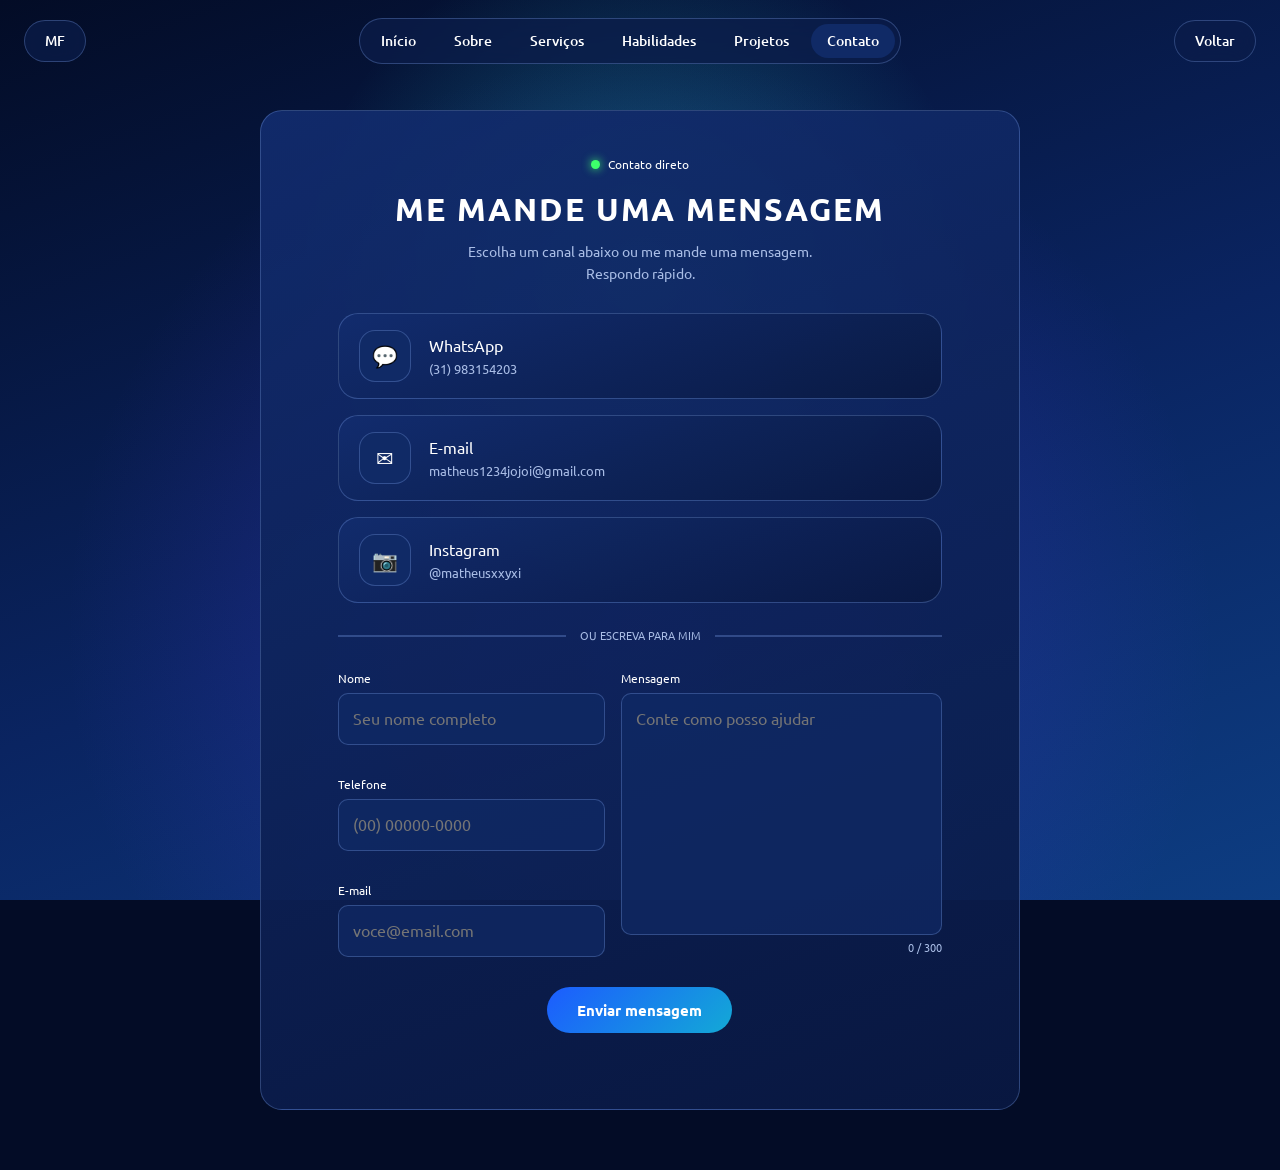
<file: contato.html>
<!DOCTYPE html>
<html lang="pt-BR">
<head>
<meta charset="UTF-8">
<meta name="viewport" content="width=device-width, initial-scale=1">
<title>Contato | Matheus Fernandes</title>
<link href="https://fonts.googleapis.com/css2?family=Ubuntu:wght@400;500;700&family=Playfair+Display&display=swap" rel="stylesheet">
<link rel="stylesheet" href="style.css">
</head>
<body>

<div class="scene" aria-hidden="true"></div>

<header class="nav">
  <a href="index.html" class="pill">MF</a>
  <ul class="pill">
    <li><a href="index.html#inicio">Início</a></li>
    <li><a href="index.html#sobre">Sobre</a></li>
    <li><a href="index.html#servicos">Serviços</a></li>
    <li><a href="index.html#habilidades">Habilidades</a></li>
    <li><a href="index.html#projetos">Projetos</a></li>
    <li><a href="contato.html" class="on">Contato</a></li>
  </ul>
  <a href="index.html" class="pill cta">Voltar</a>
</header>

<main class="glass contact">
  <div class="live"><i></i> Contato direto</div>
  <h1>Me mande uma mensagem</h1>
  <p>Escolha um canal abaixo ou me mande uma mensagem.<br>Respondo rápido.</p>

  
  <a class="glass channel" href="https://wa.me/5531983154203" target="_blank" rel="noopener"><span class="ic">💬</span><div>WhatsApp<small>(31) 983154203</small></div></a>
  <a class="glass channel" href="mailto:seuemail@exemplo.com"><span class="ic">✉️</span><div>E-mail<small>matheus1234jojoi@gmail.com</small></div></a>
  <a class="glass channel" href="https://www.instagram.com/matheusxxyxi/" target="_blank" rel="noopener"><span class="ic">📷</span><div>Instagram<small>@matheusxxyxi</small></div></a>

  <div class="or">OU ESCREVA PARA MIM</div>

  <form id="form" novalidate>
    <div class="col">
      <div>
        <label for="nome">Nome</label>
        <input id="nome" name="nome" maxlength="60" autocomplete="name" placeholder="Seu nome completo">
        <div class="err"></div>
      </div>
      <div>
        <label for="tel">Telefone</label>
        <input id="tel" name="tel" inputmode="numeric" maxlength="15" autocomplete="tel" placeholder="(00) 00000-0000">
        <div class="err"></div>
      </div>
      <div>
        <label for="email">E-mail</label>
        <input id="email" name="email" type="email" maxlength="80" autocomplete="email" placeholder="voce@email.com">
        <div class="err"></div>
      </div>
    </div>
    <div class="msgbox">
      <label for="msg">Mensagem</label>
      <textarea id="msg" name="msg" maxlength="300" placeholder="Conte como posso ajudar"></textarea>
      <div class="count" id="count">0 / 300</div>
      <div class="err"></div>
    </div>
    <button class="btn send" type="submit">Enviar mensagem</button>
    <div id="status" role="status"></div>
  </form>
</main>

<script src="script.js"></script>
</body>
</html>
</file>
<file: style.css>
:root{
  --bg:#030c26; --card:#0b1d4a; --card2:#102a66; --line:rgba(140,180,255,.28);
  --text:#ffffff; --muted:#a9bde6; --cyan:#2ee6f0; --green:#3dff6b;
  --sans:'Ubuntu','Segoe UI',system-ui,sans-serif;
  --serif:'Playfair Display',Georgia,serif;
}
*{box-sizing:border-box;margin:0;padding:0}
html{scroll-behavior:smooth}
body{background:var(--bg);color:var(--text);font-family:var(--sans);line-height:1.6;overflow-x:hidden}
a{color:inherit;text-decoration:none}
:focus-visible{outline:2px solid var(--cyan);outline-offset:3px}


.scene{position:fixed;inset:0;z-index:-1;pointer-events:none;
  background:
    radial-gradient(520px circle at calc(var(--x,50) * 1%) calc(var(--y,30) * 1%),rgba(46,230,240,.30),transparent 65%),
    radial-gradient(820px circle at calc(100% - var(--x,50) * 1%) calc(100% - var(--y,30) * 1%),rgba(80,60,230,.38),transparent 70%),
    linear-gradient(calc(160deg + var(--p,0) * 70deg),#030c26 0%,#0a2461 55%,#0d3d82 100%)}


.nav{position:fixed;top:18px;left:0;right:0;z-index:50;display:flex;justify-content:space-between;align-items:center;padding:0 24px;gap:12px}
.pill{background:rgba(11,29,74,.75);backdrop-filter:blur(12px);border:1px solid var(--line);border-radius:999px;padding:9px 20px;font-size:.85rem;font-weight:500}
.nav ul{list-style:none;display:flex;gap:6px;padding:5px}
.nav ul a{display:block;padding:6px 16px;border-radius:999px;font-size:.85rem;transition:background .2s}
.nav ul a:hover,.nav ul a.on{background:var(--card2)}
.pill.cta:hover{background:var(--card2)}


section{padding:110px 8vw;position:relative}
h2,.hero small,.hero em{text-shadow:0 2px 14px rgba(2,8,25,.7)}
h2{text-align:center;font-size:clamp(1.5rem,3vw,2rem);letter-spacing:.14em;margin-bottom:52px;text-transform:uppercase}
.hero{min-height:100vh;display:flex;align-items:center;gap:40px}
.avatar{width:210px;height:260px;flex:none;border-radius:42px;overflow:hidden;box-shadow:0 20px 50px rgba(0,0,0,.45);background:linear-gradient(145deg,var(--card2),var(--card));border:1px solid var(--line);display:grid;place-items:center}
.avatar svg{width:90px;fill:#fff}
.hero small{font-size:1.1rem;letter-spacing:.1em}
.hero h1{font-size:clamp(3rem,9vw,6.5rem);line-height:1;font-weight:700;margin:6px 0}
.hero h1 span{color:var(--cyan)}
.hero em{font-family:var(--serif);color:var(--muted);letter-spacing:.2em;font-size:.85rem;text-transform:uppercase}
.scroll-hint{position:absolute;bottom:30px;left:50%;animation:bob 1.8s ease-in-out infinite}
@keyframes bob{50%{transform:translateY(8px)}}

.glass{background:linear-gradient(160deg,rgba(18,44,110,.92),rgba(9,25,66,.92));border:1px solid var(--line);border-radius:22px;padding:26px;transition:transform .15s ease,border-color .2s;will-change:transform}
.glass:hover{border-color:var(--cyan)}
.about{display:grid;grid-template-columns:1.4fr 1fr;gap:22px;max-width:1000px;margin:auto}
.term{font-family:'Courier New',monospace;font-size:.82rem;color:#dbe6ff}
.dots{display:flex;gap:6px;margin-bottom:14px}.dots i{width:10px;height:10px;border-radius:50%;background:#ff5f56}
.dots i:nth-child(2){background:#ffbd2e}.dots i:nth-child(3){background:#27c93f}
.stats{display:grid;gap:14px;align-content:start}
.bar{height:8px;border-radius:9px;background:rgba(255,255,255,.1);overflow:hidden}
.bar b{display:block;height:100%;width:var(--w);background:linear-gradient(90deg,#1c7bff,var(--cyan));transform-origin:left;transform:scaleX(var(--k,0));transition:transform 1.2s ease}

.services{display:grid;grid-template-columns:repeat(2,minmax(0,320px));gap:48px 70px;justify-content:center}
.services .glass:nth-child(odd){transform:rotate(-7deg)}
.services .glass:nth-child(even){transform:rotate(6deg) translateY(30px)}
.services h3{margin-bottom:8px}.services p{color:var(--muted);font-size:.9rem}

.skills{display:grid;grid-template-columns:repeat(2,minmax(0,560px));gap:110px 40px;justify-content:center;padding-top:60px}
.kit{--sp:72px;position:relative;height:320px;border-radius:30px;cursor:pointer;
  background:radial-gradient(circle,rgba(255,255,255,.6) 1.5px,transparent 2px) 0 0/26px 26px,
    linear-gradient(135deg,#3B79FF,#3B79FF 60%,#3B79FF);box-shadow:0 20px 50px rgba(0,0,0,.45)}
.fan{position:absolute;left:50%;top:-62px;width:0;height:0;z-index:2}
.chip{position:absolute;left:-49px;top:0;width:98px;height:124px;display:flex;flex-direction:column;align-items:center;justify-content:center;gap:6px;
  background:linear-gradient(160deg,#17221c,#0b110e);border:1px solid rgba(255,255,255,.08);border-radius:16px;box-shadow:0 14px 26px rgba(0,0,0,.45);
  transform:translate(0,160px) scale(.7);transition:transform .7s cubic-bezier(.2,.9,.3,1.15) calc(var(--k) * 60ms)}
.kit.open .chip{transform:translate(calc(var(--i) * var(--sp)),calc(var(--i) * var(--i) * 5px)) rotate(calc(var(--i) * 7deg))}
.kit.open .chip:hover{transform:translate(calc(var(--i) * var(--sp)),calc(var(--i) * var(--i) * 5px - 16px)) scale(1.07);z-index:5;transition-delay:0s;transition-duration:.25s}
.chip .mark{font:700 1.5rem 'Courier New',monospace;color:#fff}
.chip b{font-size:.72rem;color:#e8f3ec}
.chip code{font:.62rem 'Courier New',monospace;color:#3B79FF;background:#0f2a1a;border:1px solid #3B79FF;border-radius:6px;padding:1px 8px}
.fb{position:absolute;left:50%;bottom:62px;width:280px;height:130px;margin-left:-140px;background:#0b110e;border-radius:18px;z-index:1}
.fb::before{content:"";position:absolute;left:14px;top:-14px;width:84px;height:18px;background:#0b110e;border-radius:10px 10px 0 0}
.ff{position:absolute;left:50%;bottom:22px;width:320px;height:140px;margin-left:-160px;padding:14px 20px;z-index:3;
  display:flex;flex-direction:column;justify-content:space-between;text-align:center;
  background:linear-gradient(#1a251f,#0a0f0c);border-radius:10px 10px 22px 22px;border-top:1px solid #2c4a37;
  box-shadow:0 20px 30px rgba(0,0,0,.5);transform:perspective(500px) rotateX(16deg);transform-origin:bottom}
.fic{align-self:flex-start;font:700 2rem 'Courier New',monospace;color:#fff;line-height:1}
.ff strong{font-size:1rem}
.ff small{font:.7rem 'Courier New',monospace;color:#4a8ade}
@media(max-width:620px){.skills{grid-template-columns:1fr}.kit{--sp:46px}.chip{left:-36px;width:72px;height:98px}.chip .mark{font-size:1.1rem}.chip b{font-size:.58rem}.chip code{font-size:.5rem;padding:0 5px}.ff{width:90%;margin-left:-45%}.fb{width:78%;margin-left:-39%}}

.projects{display:flex;align-items:center;justify-content:center;gap:60px;flex-wrap:wrap;min-height:90vh}
.stack{position:relative;width:min(340px,80vw);height:340px}
.stack i{position:absolute;inset:0;border-radius:26px;border:1px solid rgba(160,200,255,.5);background:linear-gradient(145deg,rgba(60,130,255,.55),rgba(20,50,140,.55));transform:rotate(calc(var(--n)*var(--p,0)*9deg))}
.projects p{max-width:300px;text-align:center;text-transform:uppercase;font-size:.85rem;letter-spacing:.06em}
.projects b{color:var(--cyan)}

.marquee{overflow:hidden;white-space:nowrap;border-block:1px solid var(--line);padding:14px 0;background:rgba(16,42,102,.4);font-size:1.6rem;font-weight:700;color:rgba(46,230,240,.35)}
.marquee div{display:inline-block;animation:run 22s linear infinite}
@keyframes run{to{transform:translateX(-50%)}}
.final{text-align:center;padding:90px 8vw 120px}
.final h2{margin-bottom:28px}
.btn{display:inline-flex;align-items:center;gap:10px;background:linear-gradient(135deg,#1c5cff,#13a9d6);border:0;color:#fff;font:600 .95rem var(--sans);padding:13px 30px;border-radius:999px;cursor:pointer;transition:transform .2s,box-shadow .2s}
.btn:hover{transform:translateY(-3px);box-shadow:0 10px 30px rgba(28,92,255,.45)}


.contact{max-width:760px;margin:110px auto 60px;padding:44px 6%}
.contact .live{display:flex;justify-content:center;align-items:center;gap:8px;font-size:.75rem}
.live i{width:9px;height:9px;border-radius:50%;background:var(--green);box-shadow:0 0 10px var(--green)}
.contact h1{text-align:center;font-size:2rem;letter-spacing:.06em;margin:10px 0 6px;text-transform:uppercase}
.contact>p{text-align:center;color:var(--muted);font-size:.85rem;margin-bottom:28px}
.channel{display:flex;align-items:center;gap:18px;padding:16px 20px;margin-bottom:16px;border-radius:20px}
.channel .ic{width:52px;height:52px;border-radius:16px;background:var(--card2);border:1px solid var(--line);display:grid;place-items:center;font-size:1.3rem;flex:none}
.channel small{display:block;color:var(--muted)}
.or{display:flex;align-items:center;gap:14px;font-size:.7rem;margin:24px 0;color:var(--muted)}
.or::before,.or::after{content:"";flex:1;height:2px;background:var(--line)}
form{display:grid;grid-template-columns:1fr 1.2fr;gap:16px}
.col{display:grid;gap:16px;align-content:start}
label{font-size:.75rem;display:block;margin-bottom:5px}
input,textarea{width:100%;background:rgba(16,42,102,.7);border:1px solid var(--line);border-radius:10px;color:#fff;font:inherit;padding:12px 14px;transition:border-color .2s}
input:focus,textarea:focus{outline:0;border-color:var(--cyan)}
textarea{resize:none;height:100%;min-height:150px}
.msgbox{display:flex;flex-direction:column}.msgbox textarea{flex:1}
.count{text-align:right;font-size:.7rem;color:var(--muted);margin-top:4px}
.count.warn{color:#ffb84d}.count.full{color:#ff6b6b}
.err{font-size:.7rem;color:#ff8a8a;min-height:1em;margin-top:3px}
input.bad,textarea.bad{border-color:#ff6b6b}
.send{grid-column:1/-1;justify-self:center}
#status{grid-column:1/-1;text-align:center;font-size:.85rem;min-height:1.2em;color:var(--green)}

@media(max-width:760px){
  .nav ul{display:none}.hero{flex-direction:column;text-align:center;padding-top:120px}
  .about,.services,.skills,form{grid-template-columns:1fr}
  .services .glass{transform:none!important}
}
@media(prefers-reduced-motion:reduce){*{animation:none!important;transition:none!important}}


.avatar img{width:100%;height:100%;object-fit:cover;object-position:center 25%;display:block}
.about{grid-template-columns:1.5fr 1fr;max-width:1100px;align-items:start}
.term-win{background:rgba(5,12,24,.88);border:1px solid var(--line);border-radius:18px;overflow:hidden;font-family:'Courier New',monospace;transition:transform .15s}
.term-bar{display:flex;align-items:center;gap:14px;padding:13px 18px;border-bottom:1px solid var(--line);font-size:.85rem}
.dots{display:flex;gap:7px;margin:0}
.term-body{padding:20px 24px 26px;font-size:.88rem;line-height:1.7;color:#d6e2ff}
.term-body p{margin-bottom:16px}
.ps{color:#3da7dc}.ps span{color:#fff}
.side{display:grid;gap:16px}
.card{background:linear-gradient(160deg,rgba(18,44,110,.85),rgba(9,25,66,.9));border:1px solid var(--line);border-radius:18px;padding:20px 22px;display:grid;gap:10px}
.card small{font-size:.72rem;letter-spacing:.14em;text-transform:uppercase;color:var(--muted);font-weight:700}
.card small code{background:rgba(255,255,255,.08);border-radius:6px;padding:1px 8px;margin-left:8px;letter-spacing:.05em}
.card strong{font-size:1.05rem;line-height:1.35}
.card p{color:var(--muted);font-size:.88rem}
.status{grid-auto-flow:column;justify-content:start;align-items:center;gap:16px}
.pulse{width:16px;height:16px;border-radius:50%;background:var(--green);box-shadow:0 0 0 0 rgba(61, 210, 255, 0.6);animation:ping 2s infinite}
@keyframes ping{70%{box-shadow:0 0 0 12px rgba(47, 29, 210, 0)}100%{box-shadow:0 0 0 0 rgba(61,255,107,0)}}
.ghost{display:block;text-align:center;border:1px solid var(--line);border-radius:12px;padding:11px;font-weight:700;font-size:.9rem;transition:background .2s}
.ghost:hover{background:var(--card2)}
.btn.green{background:linear-gradient(135deg,#3B79FF,#0cb6ff);color:#06210f;justify-content:center;border-radius:12px;width:100%}
.tags{display:flex;gap:8px;flex-wrap:wrap}
.tags em{font:normal .75rem 'Courier New',monospace;border:1px solid var(--line);border-radius:999px;padding:3px 12px;background:rgba(255,255,255,.05)}


.site-card{width:100%;max-width:1000px;margin:40px auto 0;display:grid;grid-template-columns:1.6fr 1fr;gap:32px;align-items:center}
.browser{border:1px solid var(--line);border-radius:16px;overflow:hidden;background:#050c1c;box-shadow:0 24px 60px rgba(0,0,0,.5)}
.browser-bar{display:flex;align-items:center;gap:14px;padding:10px 14px;background:rgba(16,42,102,.6);font-size:.72rem;color:var(--muted)}
.browser-bar em{font-style:normal;flex:1;background:rgba(0,0,0,.3);border-radius:999px;padding:3px 14px;white-space:nowrap;overflow:hidden;text-overflow:ellipsis}
.shot{position:relative;aspect-ratio:16/10;overflow:hidden;background:#fff}
.shot iframe{width:1280px;height:800px;border:0;transform-origin:0 0;transform:scale(var(--sc,.5));pointer-events:none}
.shot img{position:absolute;inset:0;width:100%;height:100%;object-fit:cover;object-position:top;display:none}
.shot.has-img img{display:block}
.site-info{display:grid;gap:12px;text-align:left}
.site-info small{font-size:.72rem;letter-spacing:.14em;text-transform:uppercase;color:var(--green);font-weight:700}
.site-info h3{font-size:1.6rem}.site-info p{color:var(--muted)}
.site-info .btn{width:auto;justify-self:start;padding:13px 26px}
@media(max-width:760px){.about,.site-card{grid-template-columns:1fr}.avatar{width:180px;height:220px}}

.site-info p{max-width:none;text-align:left;text-transform:none;letter-spacing:0;font-size:.9rem}
</file>
